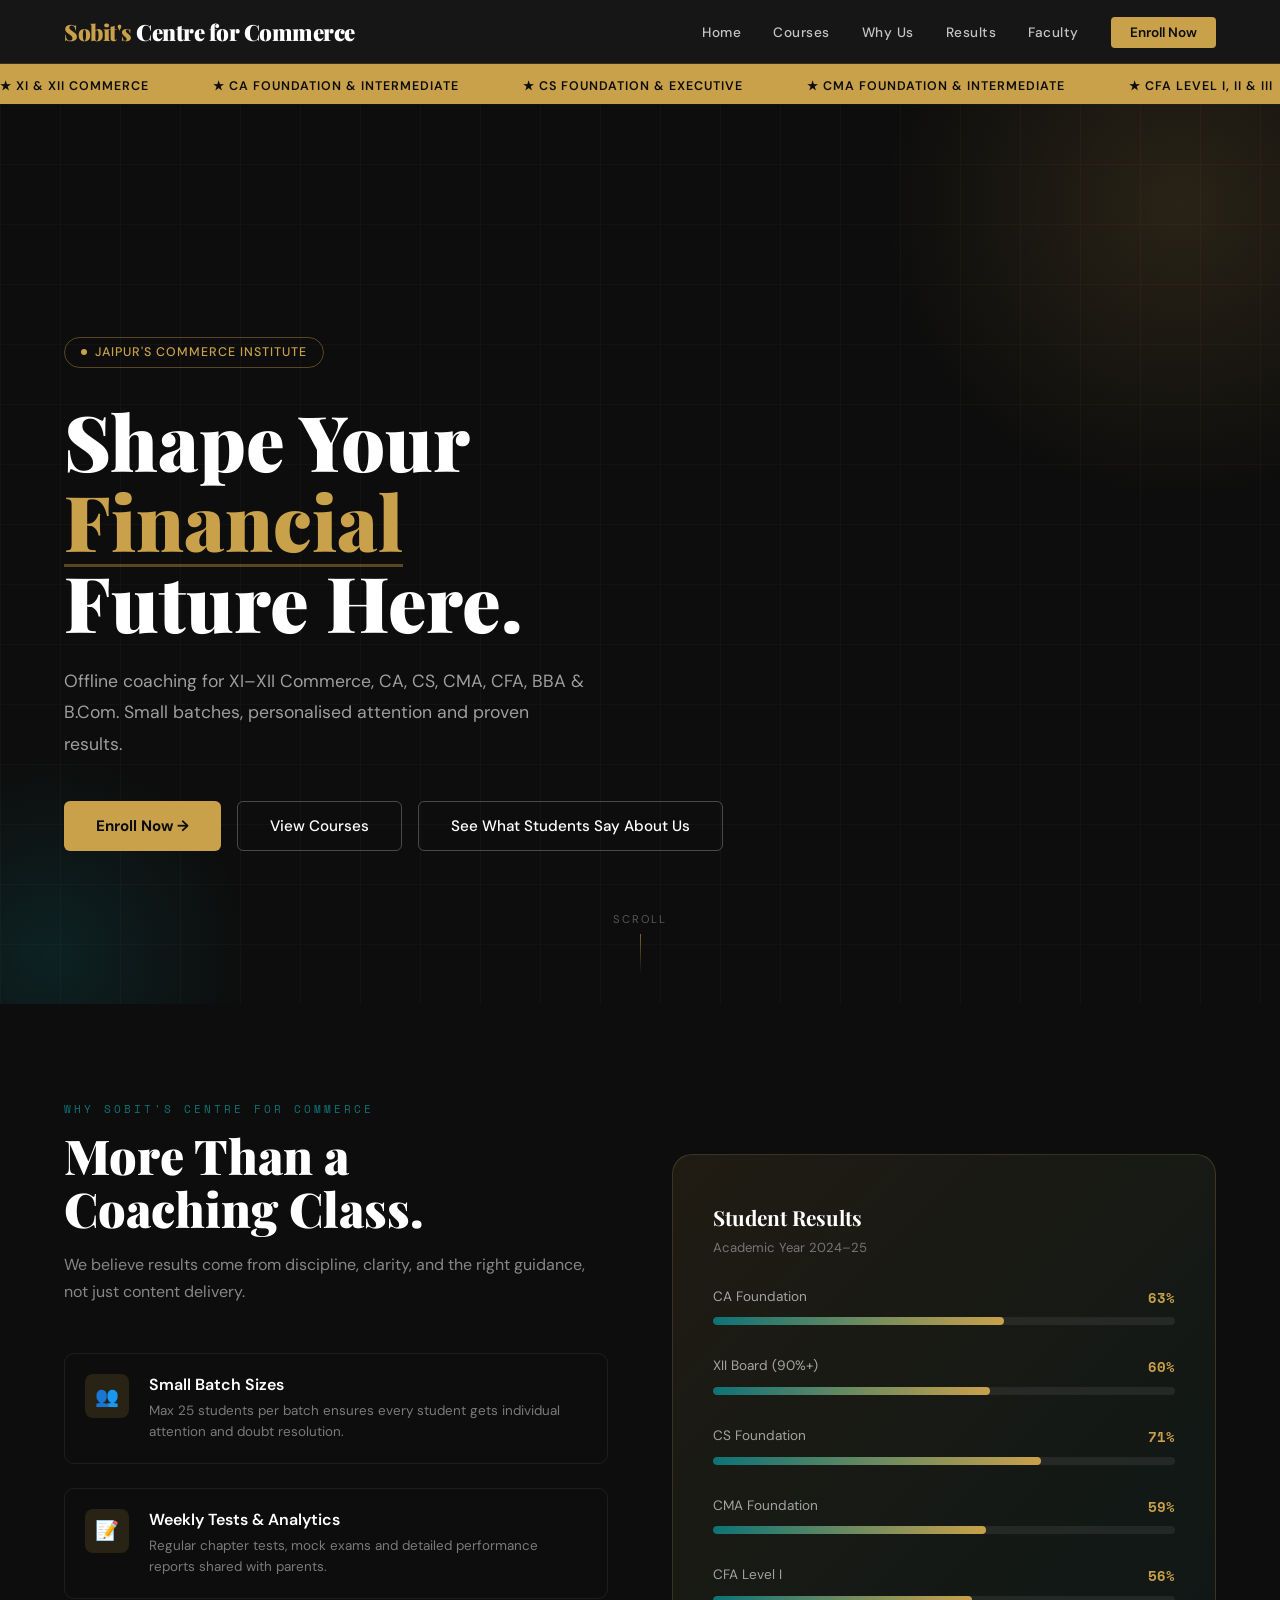
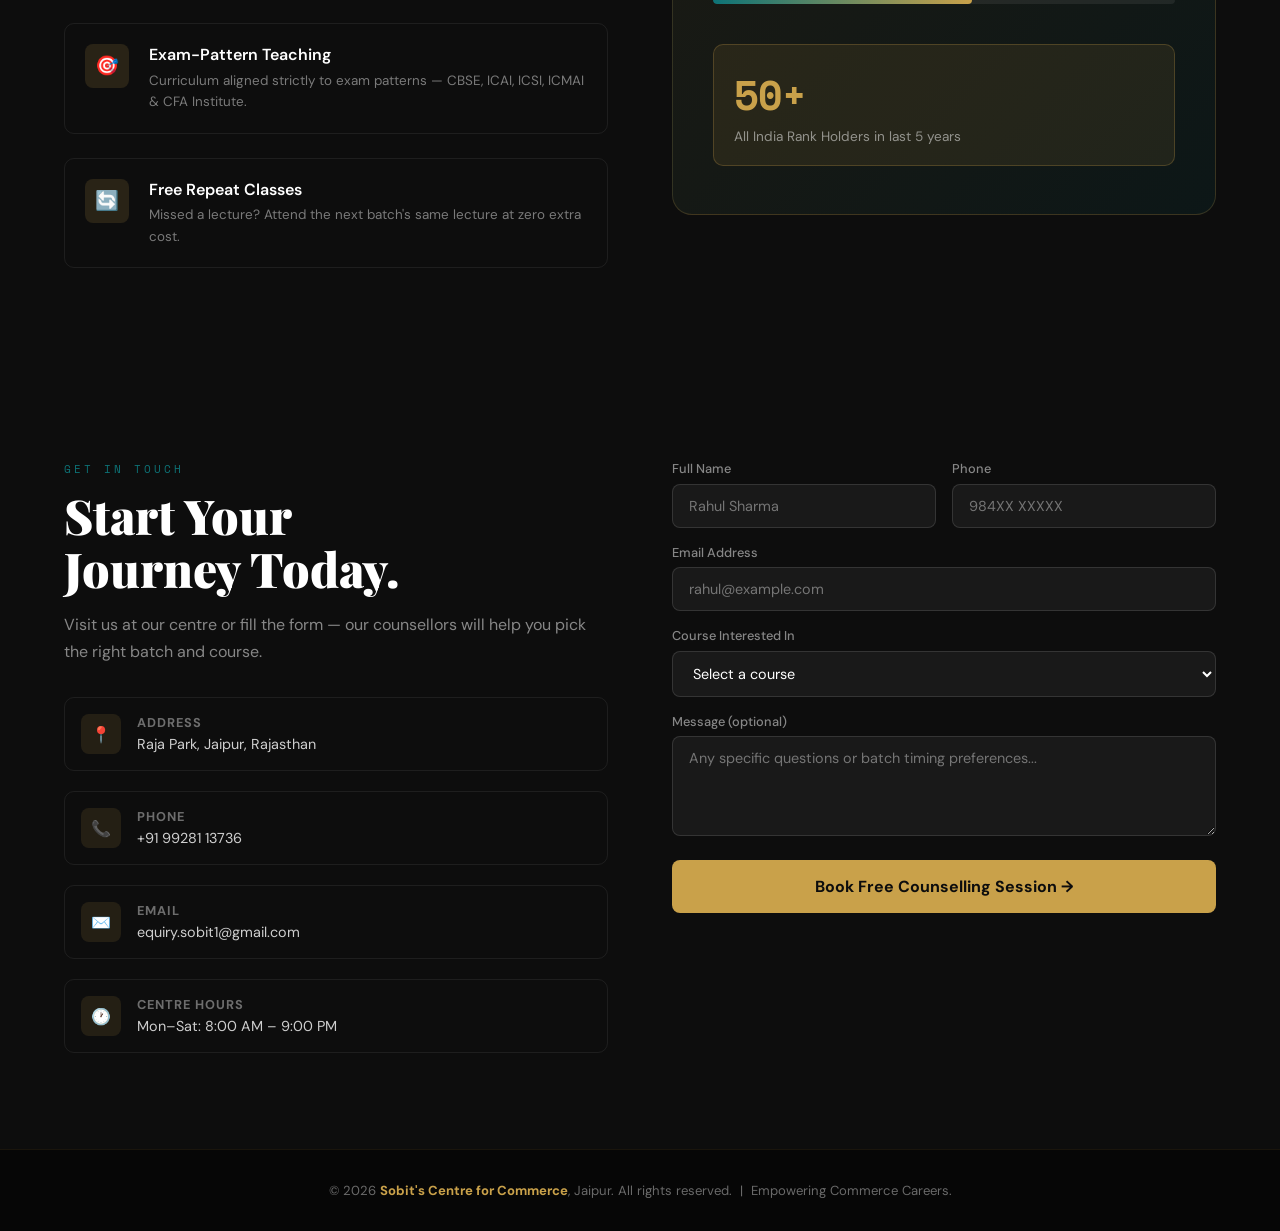
<file: index.html>
<!DOCTYPE html>
<html lang="en">
<head>
  <meta charset="UTF-8" />
  <meta name="viewport" content="width=device-width, initial-scale=1.0" />
  <title>Sobit's Centre for Commerce</title>
  <link rel="stylesheet" href="style.css" />
  <link
    href="https://fonts.googleapis.com/css2?family=Playfair+Display:wght@400;700;900&family=DM+Sans:wght@300;400;500;600&family=Space+Mono:wght@400;700&display=swap"
    rel="stylesheet"
  />
</head>
<body>

  <!-- ─── NAVBAR ─── -->
  <nav id="navbar">
    <div class="nav-logo">Sobit's <span>Centre for Commerce</span></div>
    <ul class="nav-links" id="navLinks">
      <li><a href="index.html">Home</a></li>
      <li><a href="courses.html">Courses</a></li>
      <li><a href="#why">Why Us</a></li>
      <li><a href="testimonials.html">Results</a></li>
      <li><a href="faculty.html">Faculty</a></li>
      <li><a href="#contact" class="nav-cta">Enroll Now</a></li>
    </ul>
    <div class="hamburger" id="hamburger">
      <span></span><span></span><span></span>
    </div>
  </nav>

  <!-- ─── TICKER ─── -->
  <div class="ticker">
    <div class="ticker-track">
      <span class="ticker-item">XI &amp; XII Commerce</span>
      <span class="ticker-item">CA Foundation &amp; Intermediate</span>
      <span class="ticker-item">CS Foundation &amp; Executive</span>
      <span class="ticker-item">CMA Foundation &amp; Intermediate</span>
      <span class="ticker-item">CFA Level I, II &amp; III</span>
      <span class="ticker-item">BBA &amp; B.Com</span>
      <span class="ticker-item">Admissions Open 2026–27</span>
      <span class="ticker-item">XI &amp; XII Commerce</span>
      <span class="ticker-item">CA Foundation &amp; Intermediate</span>
      <span class="ticker-item">CS Foundation &amp; Executive</span>
      <span class="ticker-item">CMA Foundation &amp; Intermediate</span>
      <span class="ticker-item">CFA Level I, II &amp; III</span>
      <span class="ticker-item">BBA &amp; B.Com</span>
      <span class="ticker-item">Admissions Open 2026–27</span>
    </div>
  </div>

  <!-- ─── HERO ─── -->
  <section class="hero">
    <div class="hero-grid"></div>
    <div class="hero-glow"></div>
    <div class="hero-glow2"></div>
    <div class="hero-content">
      <div class="hero-badge">Jaipur's Commerce Institute</div>
      <h1>Shape Your<br /><em>Financial</em><br />Future Here.</h1>
      <p>
        Offline coaching for XI–XII Commerce, CA, CS, CMA, CFA, BBA &amp;
        B.Com. Small batches, personalised attention and proven results.
      </p>
      <div class="hero-actions">
        <a href="#contact" class="btn-primary">Enroll Now →</a>
        <a href="courses.html" class="btn-outline">View Courses</a>
        <a href="testimonials.html" class="btn-outline">See What Students Say About Us</a>

      </div>
    </div>
    
    <div class="hero-scroll">Scroll</div>
  </section>


  <!-- ─── WHY US ─── -->
  <section id="why">
    <div class="why-left">
      <div class="section-tag">Why Sobit's Centre for Commerce</div>
      <h2 class="section-title">More Than a<br />Coaching Class.</h2>
      <p class="section-sub">
        We believe results come from discipline, clarity, and the right guidance,
        not just content delivery.
      </p>
      <div class="features-list">
        <div class="feature-item">
          <div class="feature-icon">👥</div>
          <div>
            <h4>Small Batch Sizes</h4>
            <p>Max 25 students per batch ensures every student gets individual attention and doubt resolution.</p>
          </div>
        </div>
        <div class="feature-item">
          <div class="feature-icon">📝</div>
          <div>
            <h4>Weekly Tests &amp; Analytics</h4>
            <p>Regular chapter tests, mock exams and detailed performance reports shared with parents.</p>
          </div>
        </div>
        <div class="feature-item">
          <div class="feature-icon">🎯</div>
          <div>
            <h4>Exam-Pattern Teaching</h4>
            <p>Curriculum aligned strictly to exam patterns — CBSE, ICAI, ICSI, ICMAI &amp; CFA Institute.</p>
          </div>
        </div>
        <div class="feature-item">
          <div class="feature-icon">🔄</div>
          <div>
            <h4>Free Repeat Classes</h4>
            <p>Missed a lecture? Attend the next batch's same lecture at zero extra cost.</p>
          </div>
        </div>
      </div>
    </div>
    <div class="why-visual">
      <h3>Student Results</h3>
      <p class="visual-sub">Academic Year 2024–25</p>
      <div class="result-bar">
        <div class="result-bar-label"><span>CA Foundation</span><strong>63%</strong></div>
        <div class="bar-track"><div class="bar-fill" data-width="63"></div></div>
      </div>
      <div class="result-bar">
        <div class="result-bar-label"><span>XII Board (90%+)</span><strong>60%</strong></div>
        <div class="bar-track"><div class="bar-fill" data-width="60"></div></div>
      </div>
      <div class="result-bar">
        <div class="result-bar-label"><span>CS Foundation</span><strong>71%</strong></div>
        <div class="bar-track"><div class="bar-fill" data-width="71"></div></div>
      </div>
      <div class="result-bar">
        <div class="result-bar-label"><span>CMA Foundation</span><strong>59%</strong></div>
        <div class="bar-track"><div class="bar-fill" data-width="59"></div></div>
      </div>
      <div class="result-bar">
        <div class="result-bar-label"><span>CFA Level I</span><strong>56%</strong></div>
        <div class="bar-track"><div class="bar-fill" data-width="56"></div></div>
      </div>
      <div class="rank-box">
        <div class="rank-num">50+</div>
        <div class="rank-label">All India Rank Holders in last 5 years</div>
      </div>
    </div>
  </section>


  <!-- ─── CONTACT ─── -->
  <section id="contact">
    <div class="contact-left">
      <div class="section-tag">Get In Touch</div>
      <h2 class="section-title">Start Your<br />Journey Today.</h2>
      <p class="section-sub">
        Visit us at our centre or fill the form — our counsellors will help you
        pick the right batch and course.
      </p>
      <div class="contact-info">
        <div class="contact-row">
          <div class="contact-icon">📍</div>
          <div>
            <h5>Address</h5>
            <p> Raja Park, Jaipur, Rajasthan</p>
          </div>
        </div>
        <div class="contact-row">
          <div class="contact-icon">📞</div>
          <div>
            <h5>Phone</h5>
            <p>+91 99281 13736</p>
          </div>
        </div>
        <div class="contact-row">
          <div class="contact-icon">✉️</div>
          <div>
            <h5>Email</h5>
            <p>equiry.sobit1@gmail.com</p>
          </div>
        </div>
        <div class="contact-row">
          <div class="contact-icon">🕐</div>
          <div>
            <h5>Centre Hours</h5>
            <p>Mon–Sat: 8:00 AM – 9:00 PM </p>
          </div>
        </div>
      </div>
    </div>
    <div class="contact-right">
      <div class="contact-form">
        <form action="https://formspree.io/f/xrerppvq" method="POST" class="contact-form">
        <div class="form-row">
          <div class="form-group">
            <label for="name">Full Name</label>
            <input type="text" id="fullname" name="Full_Name" placeholder="Rahul Sharma" />
          </div>
          <div class="form-group">
            <label for="phone">Phone</label>
            <input type="tel" id="phone" name="Phone" inputmode="numeric"required pattern="[0-9]{5} [0-9]{5}|[0-9]{10}" placeholder="984XX XXXXX" required/>
          </div>
        </div>
        <div class="form-group">
          <label for="email">Email Address</label>
          <input type="email" id="email" name="Email" required inputmode="email" pattern="[a-zA-Z0-9._%+-]+@gmail\.com$" 
   placeholder="rahul@example.com" required/>
        </div>
        <div class="form-group">
          <label for="course">Course Interested In</label>
          <select id="course" name="Course">
            <option value="">Select a course</option>
            <option>Class XI Commerce</option>
            <option>Class XII Commerce</option>
            <option>CA Foundation</option>
            <option>CA Intermediate</option>
            <option>CS Foundation</option>
            <option>CS Executive</option>
            <option>CMA Foundation</option>
            <option>CMA Intermediate</option>
            <option>CFA Level I</option>
            <option>CFA Level II</option>
            <option>CFA Level III</option>
            <option>BBA</option>
            <option>B.Com</option>
          </select>
        </div>
        <div class="form-group">
          <label for="message">Message (optional)</label>
          <textarea id="message" name="Message" placeholder="Any specific questions or batch timing preferences..."></textarea>
        </div>
        <button class="form-submit" id="submitBtn" type="submit">Book Free Counselling Session →</button>
        </form>
      </div>
    </div>
  </section>

  <!-- ─── FOOTER ─── -->
  <footer>
    <p>© 2026 <strong>Sobit's Centre for Commerce</strong>, Jaipur. All rights reserved. &nbsp;|&nbsp; Empowering Commerce Careers.</p>
  </footer>

  <script src="script.js"></script>
</body>
</html>
</file>
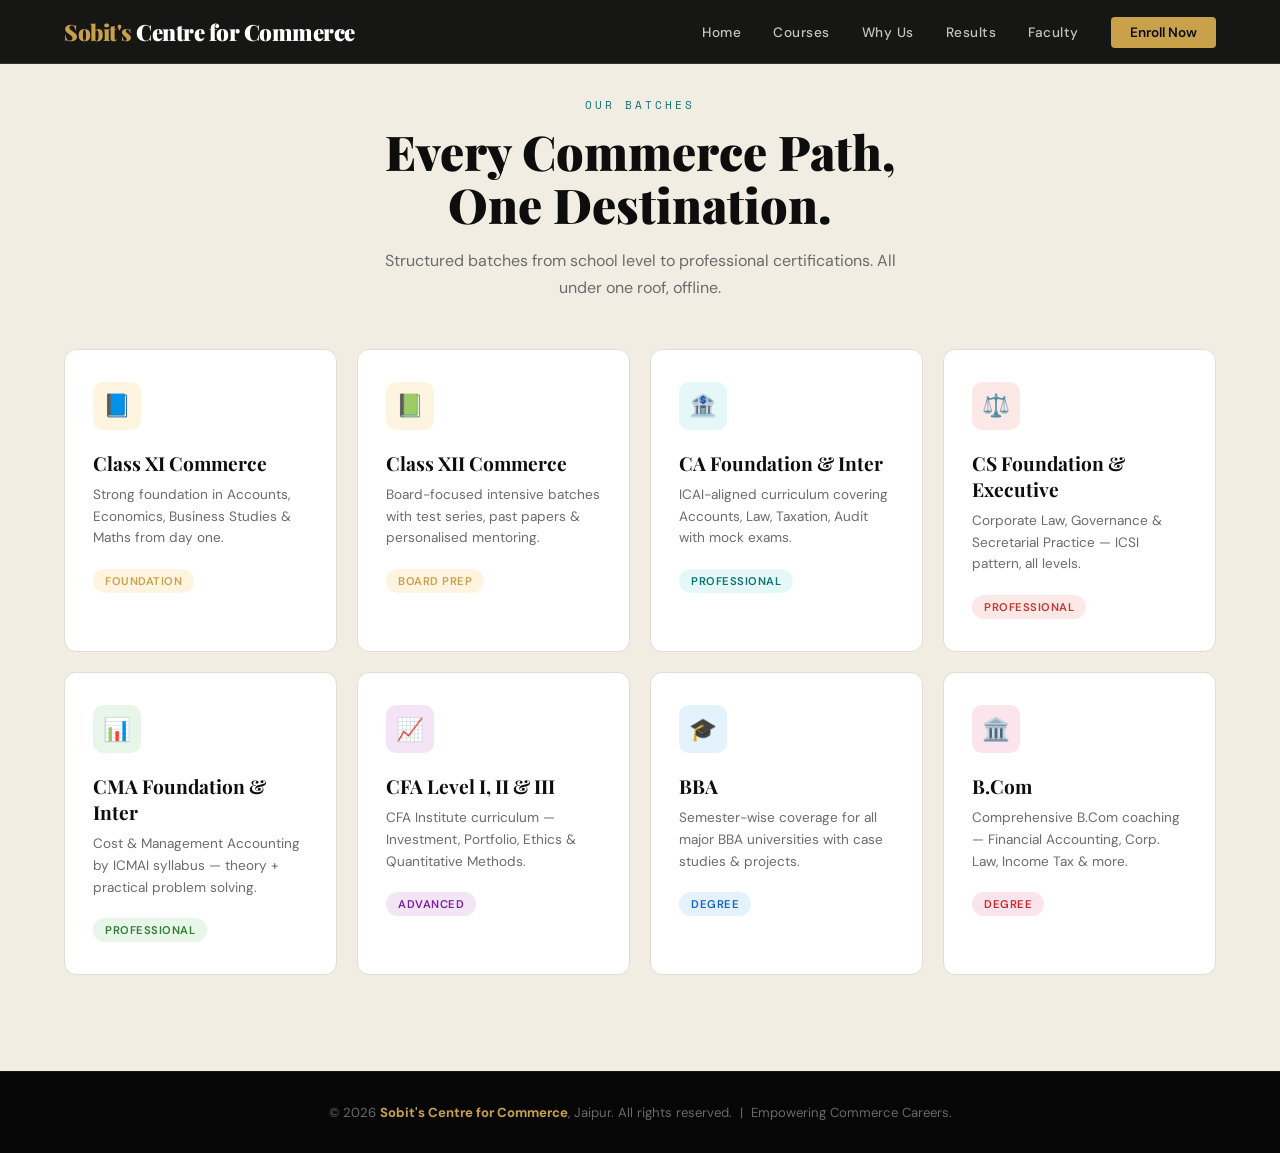
<file: courses.html>
<!DOCTYPE html>
<html lang="en">
<head>
  <meta charset="UTF-8" />
  <meta name="viewport" content="width=device-width, initial-scale=1.0" />
  <title>Sobit's Centre for Commerce</title>
  <link rel="stylesheet" href="style.css" />
  <link
    href="https://fonts.googleapis.com/css2?family=Playfair+Display:wght@400;700;900&family=DM+Sans:wght@300;400;500;600&family=Space+Mono:wght@400;700&display=swap"
    rel="stylesheet"
  />
</head>
<body>
     <!-- ─── NAVBAR ─── -->
  <nav id="navbar">
    <div class="nav-logo">Sobit's <span>Centre for Commerce</span></div>
    <ul class="nav-links" id="navLinks">
      <li><a href="index.html">Home</a></li>
      <li><a href="courses.html">Courses</a></li>
      <li><a href="index.html#why">Why Us</a></li>
      <li><a href="testimonials.html">Results</a></li>
      <li><a href="faculty.html">Faculty</a></li>
      <li><a href="index.html#contact" class="nav-cta">Enroll Now</a></li>
    </ul>
    <div class="hamburger" id="hamburger">
      <span></span><span></span><span></span>
    </div>
  </nav>

     <!-- ─── COURSES ─── -->
  <section id="courses">
    <div class="courses-header">
      <div class="section-tag">Our BATCHES</div>
      <h2 class="section-title">Every Commerce Path,<br />One Destination.</h2>
      <p class="section-sub">
        Structured batches from school level to professional certifications.
        All under one roof, offline.
      </p>
    </div>
    <div class="courses-grid">
      <div class="course-card">
        <div class="course-icon" style="background:#fff4e0">📘</div>
        <h3>Class XI Commerce</h3>
        <p>Strong foundation in Accounts, Economics, Business Studies &amp; Maths from day one.</p>
        <span class="course-tag" style="background:#fff4e0;color:#c9a14a">Foundation</span>
      </div>
      <div class="course-card">
        <div class="course-icon" style="background:#fff4e0">📗</div>
        <h3>Class XII Commerce</h3>
        <p>Board-focused intensive batches with test series, past papers &amp; personalised mentoring.</p>
        <span class="course-tag" style="background:#fff4e0;color:#c9a14a">Board Prep</span>
      </div>
      <div class="course-card">
        <div class="course-icon" style="background:#e6f7f7">🏦</div>
        <h3>CA Foundation &amp; Inter</h3>
        <p>ICAI-aligned curriculum covering Accounts, Law, Taxation, Audit with mock exams.</p>
        <span class="course-tag" style="background:#e6f7f7;color:#0d7377">Professional</span>
      </div>
      <div class="course-card">
        <div class="course-icon" style="background:#fde8e8">⚖️</div>
        <h3>CS Foundation &amp; Executive</h3>
        <p>Corporate Law, Governance &amp; Secretarial Practice — ICSI pattern, all levels.</p>
        <span class="course-tag" style="background:#fde8e8;color:#c0392b">Professional</span>
      </div>
      <div class="course-card">
        <div class="course-icon" style="background:#e8f5e9">📊</div>
        <h3>CMA Foundation &amp; Inter</h3>
        <p>Cost &amp; Management Accounting by ICMAI syllabus — theory + practical problem solving.</p>
        <span class="course-tag" style="background:#e8f5e9;color:#2e7d32">Professional</span>
      </div>
      <div class="course-card">
        <div class="course-icon" style="background:#f3e5f5">📈</div>
        <h3>CFA Level I, II &amp; III</h3>
        <p>CFA Institute curriculum — Investment, Portfolio, Ethics &amp; Quantitative Methods.</p>
        <span class="course-tag" style="background:#f3e5f5;color:#7b1fa2">Advanced</span>
      </div>
      <div class="course-card">
        <div class="course-icon" style="background:#e3f2fd">🎓</div>
        <h3>BBA</h3>
        <p>Semester-wise coverage for all major BBA universities with case studies &amp; projects.</p>
        <span class="course-tag" style="background:#e3f2fd;color:#1565c0">Degree</span>
      </div>
      <div class="course-card">
        <div class="course-icon" style="background:#fce4ec">🏛️</div>
        <h3>B.Com</h3>
        <p>Comprehensive B.Com coaching — Financial Accounting, Corp. Law, Income Tax &amp; more.</p>
        <span class="course-tag" style="background:#fce4ec;color:#c62828">Degree</span>
      </div>
    </div>
  </section>

  <!-- ─── FOOTER ─── -->
  <footer>
    <p>© 2026 <strong>Sobit's Centre for Commerce</strong>, Jaipur. All rights reserved. &nbsp;|&nbsp; Empowering Commerce Careers.</p>
  </footer>

  <script src="script.js"></script>
</body>
</html>
</file>
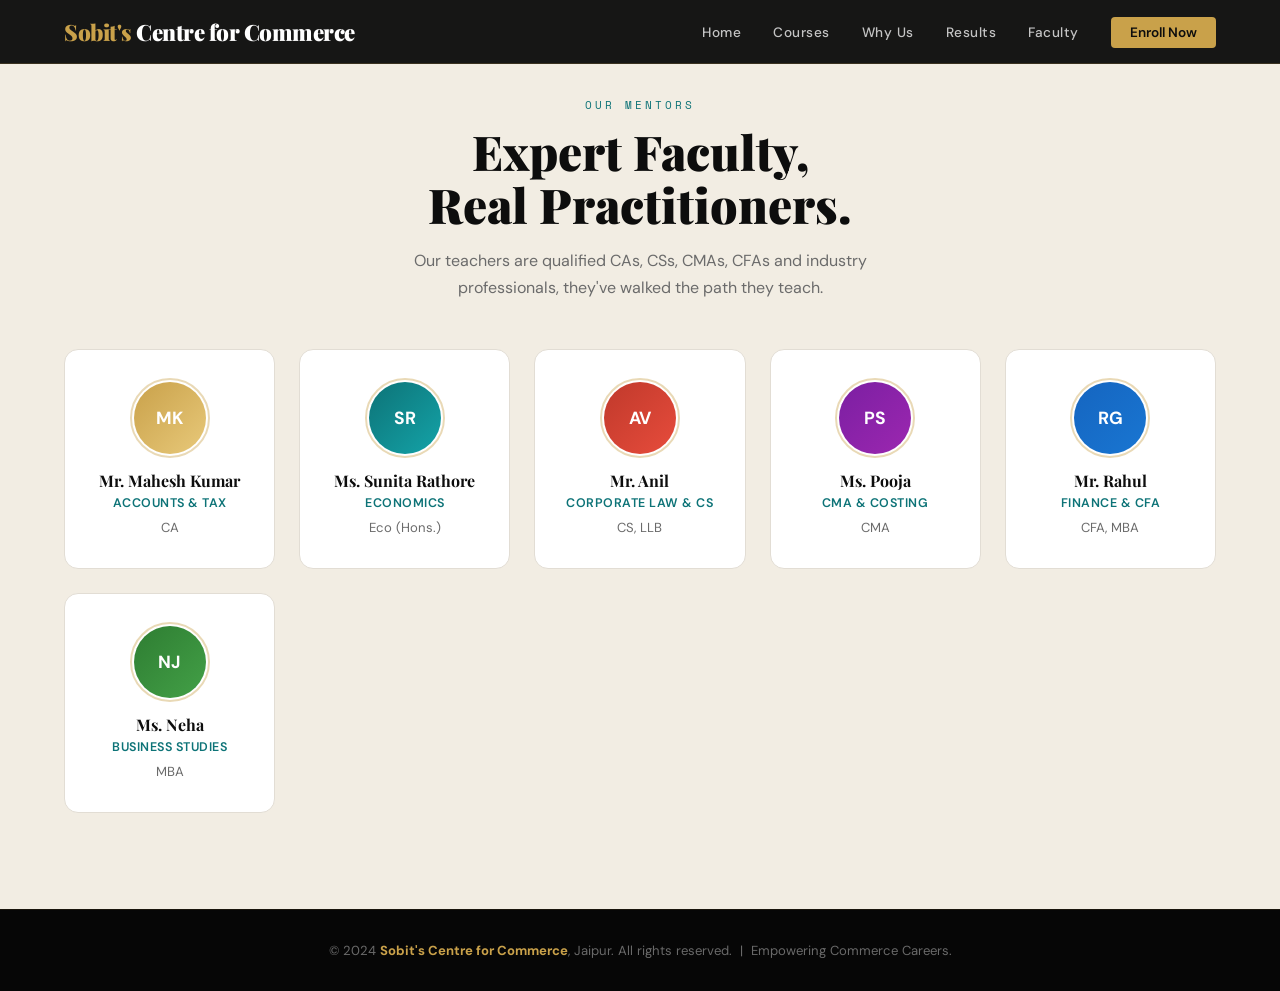
<file: faculty.html>
<!DOCTYPE html>
<html lang="en">
<head>
  <meta charset="UTF-8" />
  <meta name="viewport" content="width=device-width, initial-scale=1.0" />
  <title>Sobit's Centre for Commerce</title>
  <link rel="stylesheet" href="style.css" />
  <link
    href="https://fonts.googleapis.com/css2?family=Playfair+Display:wght@400;700;900&family=DM+Sans:wght@300;400;500;600&family=Space+Mono:wght@400;700&display=swap"
    rel="stylesheet"
  />
</head>
<body>
     <!-- ─── NAVBAR ─── -->
  <nav id="navbar">
    <div class="nav-logo">Sobit's <span>Centre for Commerce</span></div>
    <ul class="nav-links" id="navLinks">
      <li><a href="index.html">Home</a></li>
      <li><a href="courses.html">Courses</a></li>
      <li><a href="index.html#why">Why Us</a></li>
      <li><a href="testimonials.html">Results</a></li>
      <li><a href="faculty.html">Faculty</a></li>
      <li><a href="index.html#contact" class="nav-cta">Enroll Now</a></li>
    </ul>
    <div class="hamburger" id="hamburger">
      <span></span><span></span><span></span>
    </div>
  </nav>

   <!-- ─── FACULTY ─── -->
  <section id="faculty">
    <div class="faculty-header">
      <div class="section-tag">Our Mentors</div>
      <h2 class="section-title">Expert Faculty,<br />Real Practitioners.</h2>
      <p class="section-sub">
        Our teachers are qualified CAs, CSs, CMAs, CFAs and industry professionals, 
        they've walked the path they teach.
      </p>
    </div>
    <div class="faculty-grid">
      <div class="faculty-card">
        <div class="faculty-avatar" style="background:linear-gradient(135deg,#c9a14a,#e8c97a)">MK</div>
        <h4>Mr. Mahesh Kumar</h4>
        <div class="subject">Accounts &amp; Tax</div>
        <div class="exp">CA</div>
      </div>
      <div class="faculty-card">
        <div class="faculty-avatar" style="background:linear-gradient(135deg,#0d7377,#14a3a8)">SR</div>
        <h4>Ms. Sunita Rathore</h4>
        <div class="subject">Economics</div>
         <div class="exp">Eco (Hons.)</div>
    
      </div>
      <div class="faculty-card">
        <div class="faculty-avatar" style="background:linear-gradient(135deg,#c0392b,#e74c3c)">AV</div>
        <h4>Mr. Anil</h4>
        <div class="subject">Corporate Law &amp; CS</div>
        <div class="exp">CS, LLB</div>
      </div>
      <div class="faculty-card">
        <div class="faculty-avatar" style="background:linear-gradient(135deg,#7b1fa2,#9c27b0)">PS</div>
        <h4>Ms. Pooja</h4>
        <div class="subject">CMA &amp; Costing</div>
        <div class="exp">CMA</div>
      </div>
      <div class="faculty-card">
        <div class="faculty-avatar" style="background:linear-gradient(135deg,#1565c0,#1976d2)">RG</div>
        <h4>Mr. Rahul</h4>
        <div class="subject">Finance &amp; CFA</div>
        <div class="exp">CFA, MBA</div>
      </div>
      <div class="faculty-card">
        <div class="faculty-avatar" style="background:linear-gradient(135deg,#2e7d32,#43a047)">NJ</div>
        <h4>Ms. Neha</h4>
        <div class="subject">Business Studies</div>
        <div class="exp">MBA</div>
      </div>
    </div>
  </section>

   <!-- ─── FOOTER ─── -->
  <footer>
    <p>© 2024 <strong>Sobit's Centre for Commerce</strong>, Jaipur. All rights reserved. &nbsp;|&nbsp; Empowering Commerce Careers.</p>
  </footer>

  <script src="script.js"></script>
</body>
</html>
</file>
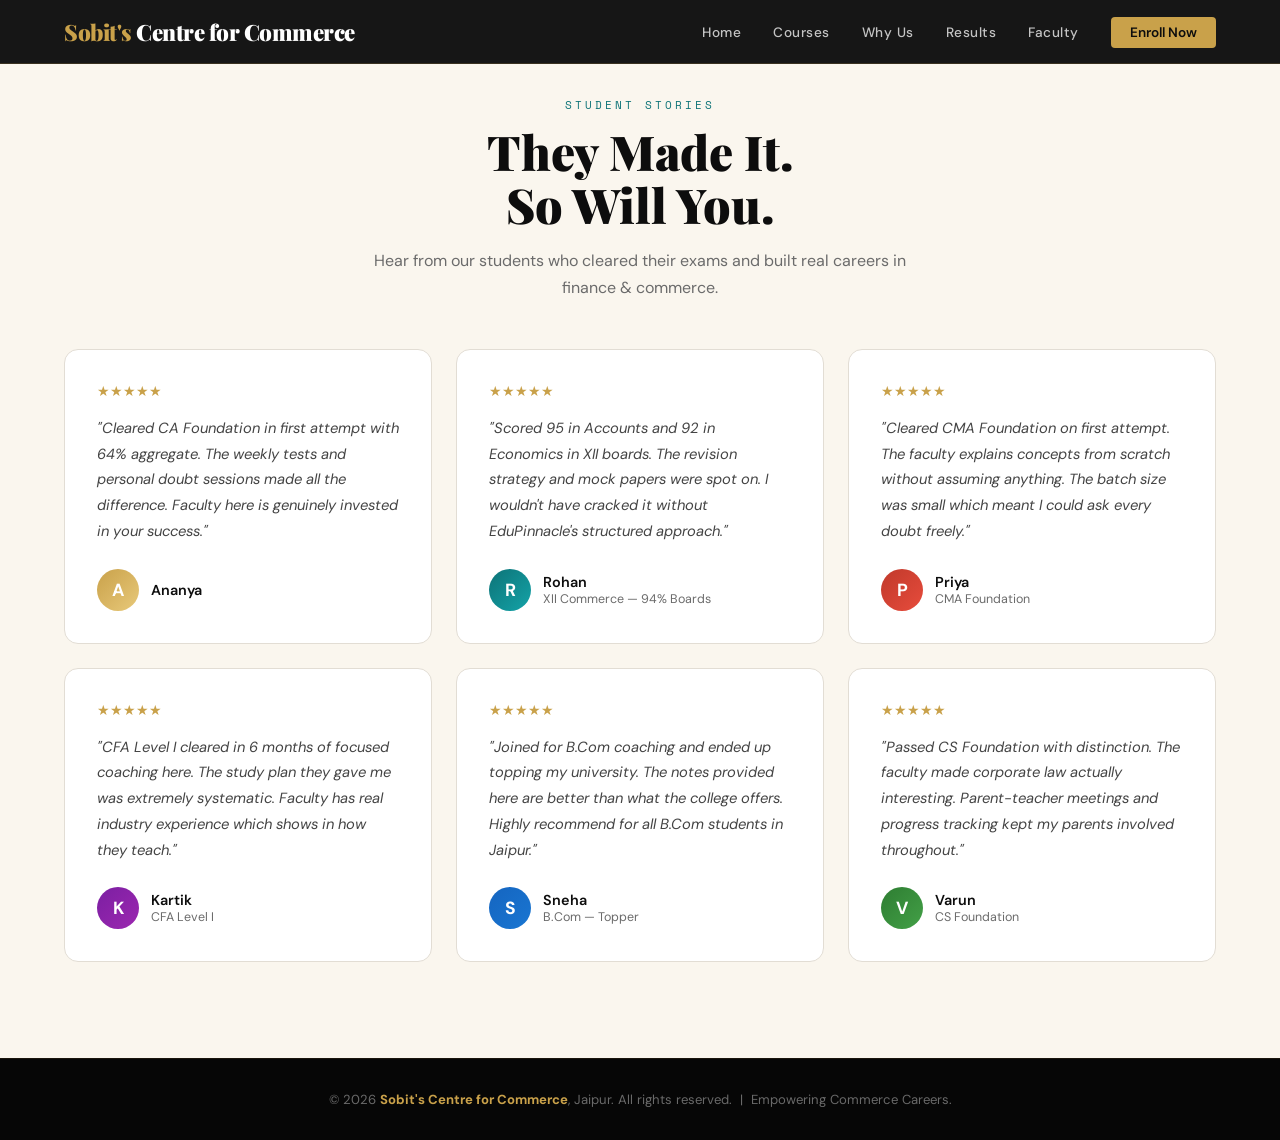
<file: testimonials.html>
<!DOCTYPE html>
<html lang="en">
<head>
  <meta charset="UTF-8" />
  <meta name="viewport" content="width=device-width, initial-scale=1.0" />
  <title>Sobit's Centre for Commerce</title>
  <link rel="stylesheet" href="style.css" />
  <link
    href="https://fonts.googleapis.com/css2?family=Playfair+Display:wght@400;700;900&family=DM+Sans:wght@300;400;500;600&family=Space+Mono:wght@400;700&display=swap"
    rel="stylesheet"
  />
</head>
<body>
     <!-- ─── NAVBAR ─── -->
  <nav id="navbar">
    <div class="nav-logo">Sobit's <span>Centre for Commerce</span></div>
    <ul class="nav-links" id="navLinks">
      <li><a href="index.html">Home</a></li>
      <li><a href="courses.html">Courses</a></li>
      <li><a href="#why">Why Us</a></li>
      <li><a href="testimonials.html">Results</a></li>
      <li><a href="faculty.html">Faculty</a></li>
      <li><a href="index.html#contact" class="nav-cta">Enroll Now</a></li>
    </ul>
    <div class="hamburger" id="hamburger">
      <span></span><span></span><span></span>
    </div>
  </nav>

   <!-- ─── TESTIMONIALS ─── -->
  <section id="testimonials">
    <div class="testimonials-header">
      <div class="section-tag">Student Stories</div>
      <h2 class="section-title">They Made It.<br />So Will You.</h2>
      <p class="section-sub">
        Hear from our students who cleared their exams and built real careers in
        finance &amp; commerce.
      </p>
    </div>
    <div class="testimonials-grid">
      <div class="testi-card">
        <div class="testi-stars">★★★★★</div>
        <p>"Cleared CA Foundation in first attempt with 64% aggregate. The weekly tests and personal doubt sessions made all the difference. Faculty here is genuinely invested in your success."</p>
        <div class="testi-author">
          <div class="testi-avatar" style="background:linear-gradient(135deg,#c9a14a,#e8c97a)">A</div>
          <div>
            <div class="testi-name">Ananya</div>
          </div>
        </div>
      </div>
      <div class="testi-card">
        <div class="testi-stars">★★★★★</div>
        <p>"Scored 95 in Accounts and 92 in Economics in XII boards. The revision strategy and mock papers were spot on. I wouldn't have cracked it without EduPinnacle's structured approach."</p>
        <div class="testi-author">
          <div class="testi-avatar" style="background:linear-gradient(135deg,#0d7377,#14a3a8)">R</div>
          <div>
            <div class="testi-name">Rohan</div>
            <div class="testi-course">XII Commerce — 94% Boards</div>
          </div>
        </div>
      </div>
      <div class="testi-card">
        <div class="testi-stars">★★★★★</div>
        <p>"Cleared CMA Foundation on first attempt. The faculty explains concepts from scratch without assuming anything. The batch size was small which meant I could ask every doubt freely."</p>
        <div class="testi-author">
          <div class="testi-avatar" style="background:linear-gradient(135deg,#c0392b,#e74c3c)">P</div>
          <div>
            <div class="testi-name">Priya</div>
            <div class="testi-course">CMA Foundation</div>
          </div>
        </div>
      </div>
      <div class="testi-card">
        <div class="testi-stars">★★★★★</div>
        <p>"CFA Level I cleared in 6 months of focused coaching here. The study plan they gave me was extremely systematic. Faculty has real industry experience which shows in how they teach."</p>
        <div class="testi-author">
          <div class="testi-avatar" style="background:linear-gradient(135deg,#7b1fa2,#9c27b0)">K</div>
          <div>
            <div class="testi-name">Kartik</div>
            <div class="testi-course">CFA Level I</div>
          </div>
        </div>
      </div>
      <div class="testi-card">
        <div class="testi-stars">★★★★★</div>
        <p>"Joined for B.Com coaching and ended up topping my university. The notes provided here are better than what the college offers. Highly recommend for all B.Com students in Jaipur."</p>
        <div class="testi-author">
          <div class="testi-avatar" style="background:linear-gradient(135deg,#1565c0,#1976d2)">S</div>
          <div>
            <div class="testi-name">Sneha</div>
            <div class="testi-course">B.Com — Topper</div>
          </div>
        </div>
      </div>
      <div class="testi-card">
        <div class="testi-stars">★★★★★</div>
        <p>"Passed CS Foundation with distinction. The faculty made corporate law actually interesting. Parent-teacher meetings and progress tracking kept my parents involved throughout."</p>
        <div class="testi-author">
          <div class="testi-avatar" style="background:linear-gradient(135deg,#2e7d32,#43a047)">V</div>
          <div>
            <div class="testi-name">Varun</div>
            <div class="testi-course">CS Foundation</div>
          </div>
        </div>
      </div>
    </div>
  </section>

   <!-- ─── FOOTER ─── -->
  <footer>
    <p>© 2026 <strong>Sobit's Centre for Commerce</strong>, Jaipur. All rights reserved. &nbsp;|&nbsp; Empowering Commerce Careers.</p>
  </footer>

  <script src="script.js"></script>
</body>
</html>
</file>
<file: style.css>
*, *::before, *::after {
  margin: 0;
  padding: 0;
  box-sizing: border-box;
}

:root {
  --ink:         #0d0d0d;
  --cream:       #faf6ee;
  --gold:        #c9a14a;
  --gold-light:  #e8c97a;
  --rust:        #c0392b;
  --teal:        #0d7377;
  --teal-light:  #14a3a8;
  --card-bg:     #ffffff;
  --muted:       #6b6b6b;
  --border:      #e2ddd4;
  --section-alt: #f2ede3;
}

html {
  scroll-behavior: smooth;
}

body {
  font-family: 'DM Sans', sans-serif;
  background: var(--cream);
  color: var(--ink);
  overflow-x: hidden;
}

/* ─── NAVBAR ─── */
nav {
  position: fixed;
  top: 0; left: 0; right: 0;
  z-index: 1000;
  background: rgba(13, 13, 13, 0.96);
  backdrop-filter: blur(12px);
  border-bottom: 1px solid rgba(201, 161, 74, 0.2);
  display: flex;
  align-items: center;
  justify-content: space-between;
  padding: 0 5vw;
  height: 64px;
}

.nav-logo {
  font-family: 'Playfair Display', serif;
  font-size: 1.4rem;
  font-weight: 900;
  color: var(--gold);
  letter-spacing: -0.5px;
}

.nav-logo span {
  color: #fff;
}

.nav-links {
  display: flex;
  gap: 2rem;
  list-style: none;
}

.nav-links a {
  color: rgba(255, 255, 255, 0.75);
  text-decoration: none;
  font-size: 0.85rem;
  font-weight: 500;
  letter-spacing: 0.5px;
  transition: color 0.2s;
}

.nav-links a:hover {
  color: var(--gold);
}

.nav-cta {
  background: var(--gold) !important;
  color: var(--ink) !important;
  padding: 0.45rem 1.2rem;
  border-radius: 4px;
  font-weight: 600 !important;
  letter-spacing: 0px !important;
  transition: background 0.2s !important;
}

.nav-cta:hover {
  background: var(--gold-light) !important;
}

.hamburger {
  display: none;
  flex-direction: column;
  gap: 5px;
  cursor: pointer;
  background: none;
  border: none;
}

.hamburger span {
  display: block;
  width: 24px;
  height: 2px;
  background: var(--gold);
  transition: 0.3s;
}

/* ─── TICKER ─── */
.ticker {
  background: var(--gold);
  padding: 0.6rem 0;
  overflow: hidden;
  white-space: nowrap;
  margin-top: 64px;
}

.ticker-track {
  display: inline-flex;
  gap: 4rem;
  animation: ticker-scroll 30s linear infinite;
}

.ticker-item {
  font-size: 0.78rem;
  font-weight: 600;
  color: var(--ink);
  text-transform: uppercase;
  letter-spacing: 1px;
}

.ticker-item::before {
  content: '★  ';
}

@keyframes ticker-scroll {
  from { transform: translateX(0); }
  to   { transform: translateX(-50%); }
}

/* ─── HERO ─── */
.hero {
  min-height: 100vh;
  background: var(--ink);
  display: flex;
  align-items: center;
  position: relative;
  overflow: hidden;
  padding: 80px 5vw 0;
}

.hero-grid {
  position: absolute;
  inset: 0;
  opacity: 0.04;
  background-image:
    linear-gradient(rgba(201, 161, 74, 1) 1px, transparent 1px),
    linear-gradient(90deg, rgba(201, 161, 74, 1) 1px, transparent 1px);
  background-size: 60px 60px;
}

.hero-glow {
  position: absolute;
  top: -200px; right: -200px;
  width: 600px; height: 600px;
  border-radius: 50%;
  background: radial-gradient(circle, rgba(201, 161, 74, 0.15) 0%, transparent 70%);
  animation: pulse-glow 4s ease-in-out infinite;
}

.hero-glow2 {
  position: absolute;
  bottom: -150px; left: -150px;
  width: 400px; height: 400px;
  border-radius: 50%;
  background: radial-gradient(circle, rgba(13, 115, 119, 0.2) 0%, transparent 70%);
  animation: pulse-glow 4s ease-in-out infinite reverse;
}

@keyframes pulse-glow {
  0%, 100% { transform: scale(1);   opacity: 1; }
  50%       { transform: scale(1.1); opacity: 0.7; }
}

.hero-content {
  position: relative;
  z-index: 2;
  max-width: 700px;
}

.hero-badge {
  display: inline-flex;
  align-items: center;
  gap: 0.5rem;
  border: 1px solid rgba(201, 161, 74, 0.4);
  border-radius: 100px;
  padding: 0.4rem 1rem;
  font-size: 0.78rem;
  font-weight: 500;
  color: var(--gold);
  letter-spacing: 1px;
  text-transform: uppercase;
  margin-bottom: 2rem;
  animation: fadeSlideUp 0.6s ease both;
}

.hero-badge::before {
  content: '';
  width: 6px; height: 6px;
  border-radius: 50%;
  background: var(--gold);
  animation: blink 1.5s ease-in-out infinite;
}

@keyframes blink {
  0%, 100% { opacity: 1; }
  50%       { opacity: 0.3; }
}

.hero h1 {
  font-family: 'Playfair Display', serif;
  font-size: clamp(2.8rem, 6vw, 5.5rem);
  font-weight: 900;
  color: #fff;
  line-height: 1.05;
  margin-bottom: 1.5rem;
  animation: fadeSlideUp 0.7s 0.1s ease both;
}

.hero h1 em {
  font-style: normal;
  color: var(--gold);
  position: relative;
}

.hero h1 em::after {
  content: '';
  position: absolute;
  bottom: 4px; left: 0; right: 0;
  height: 3px;
  background: var(--gold);
  opacity: 0.4;
}

.hero p {
  font-size: 1.1rem;
  color: rgba(255, 255, 255, 0.6);
  line-height: 1.8;
  max-width: 520px;
  margin-bottom: 2.5rem;
  animation: fadeSlideUp 0.7s 0.2s ease both;
}

.hero-actions {
  display: flex;
  gap: 1rem;
  flex-wrap: wrap;
  animation: fadeSlideUp 0.7s 0.3s ease both;
}

.btn-primary {
  background: var(--gold);
  color: var(--ink);
  padding: 0.9rem 2rem;
  border: none;
  border-radius: 6px;
  font-size: 0.95rem;
  font-weight: 700;
  cursor: pointer;
  text-decoration: none;
  display: inline-flex;
  align-items: center;
  gap: 0.5rem;
  transition: transform 0.2s, box-shadow 0.2s;
}

.btn-primary:hover {
  transform: translateY(-2px);
  box-shadow: 0 8px 30px rgba(201, 161, 74, 0.4);
}

.btn-outline {
  background: transparent;
  color: #fff;
  padding: 0.9rem 2rem;
  border: 1px solid rgba(255, 255, 255, 0.25);
  border-radius: 6px;
  font-size: 0.95rem;
  font-weight: 500;
  cursor: pointer;
  text-decoration: none;
  transition: border-color 0.2s, background 0.2s;
}

.btn-outline:hover {
  border-color: var(--gold);
  background: rgba(201, 161, 74, 0.08);
}

.hero-stats {
  position: absolute;
  right: 5vw; bottom: 80px;
  display: flex;
  gap: 2.5rem;
  animation: fadeSlideUp 0.7s 0.4s ease both;
}

.stat-item {
  text-align: center;
}

.stat-num {
  font-family: 'Space Mono', monospace;
  font-size: 2rem;
  font-weight: 700;
  color: var(--gold);
  display: block;
}

.stat-label {
  font-size: 0.78rem;
  color: rgba(255, 255, 255, 0.45);
  text-transform: uppercase;
  letter-spacing: 1px;
}

.hero-scroll {
  position: absolute;
  bottom: 30px; left: 50%;
  transform: translateX(-50%);
  display: flex;
  flex-direction: column;
  align-items: center;
  gap: 8px;
  color: rgba(255, 255, 255, 0.3);
  font-size: 0.7rem;
  letter-spacing: 2px;
  text-transform: uppercase;
  animation: bounce 2s ease-in-out infinite;
}

.hero-scroll::after {
  content: '';
  width: 1px; height: 40px;
  background: linear-gradient(to bottom, rgba(201, 161, 74, 0.6), transparent);
}

@keyframes bounce {
  0%, 100% { transform: translateX(-50%) translateY(0); }
  50%       { transform: translateX(-50%) translateY(8px); }
}

@keyframes fadeSlideUp {
  from { opacity: 0; transform: translateY(24px); }
  to   { opacity: 1; transform: translateY(0); }
}

/* ─── SHARED SECTION STYLES ─── */
section {
  padding: 6rem 5vw;
}

.section-tag {
  font-family: 'Space Mono', monospace;
  font-size: 0.7rem;
  color: var(--teal);
  text-transform: uppercase;
  letter-spacing: 3px;
  margin-bottom: 0.75rem;
}

.section-title {
  font-family: 'Playfair Display', serif;
  font-size: clamp(1.8rem, 4vw, 3rem);
  font-weight: 900;
  line-height: 1.1;
  margin-bottom: 1rem;
}

.section-sub {
  font-size: 1rem;
  color: var(--muted);
  max-width: 540px;
  line-height: 1.7;
  margin-bottom: 3rem;
}

/* ─── COURSES ─── */
#courses {
  background: var(--section-alt);
}

.courses-header {
  text-align: center;
}

.courses-header .section-sub {
  margin: 0 auto 3rem;
}

.courses-grid {
  display: grid;
  grid-template-columns: repeat(auto-fit, minmax(240px, 1fr));
  gap: 1.25rem;
}

.course-card {
  background: var(--card-bg);
  border: 1px solid var(--border);
  border-radius: 12px;
  padding: 2rem 1.75rem;
  position: relative;
  overflow: hidden;
  transition: transform 0.3s, box-shadow 0.3s, border-color 0.3s;
  cursor: default;
}

.course-card::before {
  content: '';
  position: absolute;
  top: 0; left: 0; right: 0;
  height: 3px;
  background: var(--gold);
  transform: scaleX(0);
  transition: transform 0.3s;
}

.course-card:hover {
  transform: translateY(-6px);
  box-shadow: 0 20px 50px rgba(0, 0, 0, 0.1);
  border-color: var(--gold);
}

.course-card:hover::before {
  transform: scaleX(1);
}

.course-icon {
  width: 48px; height: 48px;
  border-radius: 10px;
  display: flex;
  align-items: center;
  justify-content: center;
  font-size: 1.4rem;
  margin-bottom: 1.25rem;
}

.course-card h3 {
  font-family: 'Playfair Display', serif;
  font-size: 1.2rem;
  font-weight: 700;
  margin-bottom: 0.5rem;
}

.course-card p {
  font-size: 0.85rem;
  color: var(--muted);
  line-height: 1.6;
  margin-bottom: 1.25rem;
}

.course-tag {
  display: inline-block;
  font-size: 0.7rem;
  font-weight: 600;
  padding: 0.3rem 0.75rem;
  border-radius: 100px;
  text-transform: uppercase;
  letter-spacing: 0.5px;
}

/* ─── WHY US ─── */
#why {
  display: grid;
  grid-template-columns: 1fr 1fr;
  gap: 5vw;
  align-items: center;
  background: var(--ink);
  color: #fff;
}

#why .section-title {
  color: #fff;
}

#why .section-sub {
  color: rgba(255, 255, 255, 0.5);
}

.features-list {
  display: flex;
  flex-direction: column;
  gap: 1.5rem;
}

.feature-item {
  display: flex;
  gap: 1.25rem;
  align-items: flex-start;
  padding: 1.25rem;
  border: 1px solid rgba(255, 255, 255, 0.07);
  border-radius: 10px;
  transition: background 0.3s, border-color 0.3s;
}

.feature-item:hover {
  background: rgba(201, 161, 74, 0.07);
  border-color: rgba(201, 161, 74, 0.3);
}

.feature-icon {
  width: 44px; height: 44px;
  border-radius: 8px;
  background: rgba(201, 161, 74, 0.15);
  display: flex;
  align-items: center;
  justify-content: center;
  font-size: 1.2rem;
  flex-shrink: 0;
}

.feature-item h4 {
  font-size: 1rem;
  font-weight: 600;
  margin-bottom: 0.3rem;
  color: #fff;
}

.feature-item p {
  font-size: 0.84rem;
  color: rgba(255, 255, 255, 0.45);
  line-height: 1.6;
}

.why-visual {
  background: linear-gradient(135deg, rgba(201, 161, 74, 0.1), rgba(13, 115, 119, 0.1));
  border: 1px solid rgba(201, 161, 74, 0.2);
  border-radius: 20px;
  padding: 3rem 2.5rem;
  display: flex;
  flex-direction: column;
  gap: 2rem;
}

.why-visual h3 {
  font-family: 'Playfair Display', serif;
  font-size: 1.3rem;
  color: #fff;
  margin-bottom: 0;
}

.visual-sub {
  font-size: 0.82rem;
  color: rgba(255, 255, 255, 0.4);
  margin-top: -1.5rem;
}

.result-bar-label {
  display: flex;
  justify-content: space-between;
  font-size: 0.85rem;
  color: rgba(255, 255, 255, 0.6);
  margin-bottom: 0.6rem;
}

.result-bar-label strong {
  color: var(--gold);
  font-family: 'Space Mono', monospace;
}

.bar-track {
  height: 8px;
  background: rgba(255, 255, 255, 0.07);
  border-radius: 100px;
  overflow: hidden;
}

.bar-fill {
  height: 100%;
  border-radius: 100px;
  background: linear-gradient(90deg, var(--teal), var(--gold));
  width: 0;
  transition: width 1.5s ease;
}

.rank-box {
  margin-top: 0.5rem;
  padding: 1.25rem;
  background: rgba(201, 161, 74, 0.1);
  border: 1px solid rgba(201, 161, 74, 0.25);
  border-radius: 10px;
}

.rank-num {
  font-size: 2.5rem;
  font-family: 'Space Mono', monospace;
  color: var(--gold);
  font-weight: 700;
}

.rank-label {
  font-size: 0.85rem;
  color: rgba(255, 255, 255, 0.5);
  margin-top: 0.25rem;
}

/* ─── TESTIMONIALS ─── */
#testimonials {
  background: var(--cream);
}

.testimonials-header {
  text-align: center;
}

.testimonials-header .section-sub {
  margin: 0 auto 3rem;
}

.testimonials-grid {
  display: grid;
  grid-template-columns: repeat(auto-fit, minmax(280px, 1fr));
  gap: 1.5rem;
}

.testi-card {
  background: #fff;
  border: 1px solid var(--border);
  border-radius: 14px;
  padding: 2rem;
  transition: transform 0.3s, box-shadow 0.3s;
}

.testi-card:hover {
  transform: translateY(-4px);
  box-shadow: 0 16px 40px rgba(0, 0, 0, 0.08);
}

.testi-stars {
  color: var(--gold);
  font-size: 0.9rem;
  margin-bottom: 1rem;
}

.testi-card p {
  font-size: 0.92rem;
  color: #444;
  line-height: 1.75;
  margin-bottom: 1.5rem;
  font-style: italic;
}

.testi-author {
  display: flex;
  align-items: center;
  gap: 0.75rem;
}

.testi-avatar {
  width: 42px; height: 42px;
  border-radius: 50%;
  display: flex;
  align-items: center;
  justify-content: center;
  font-size: 1.1rem;
  font-weight: 700;
  color: #fff;
  flex-shrink: 0;
}

.testi-name {
  font-weight: 600;
  font-size: 0.9rem;
}

.testi-course {
  font-size: 0.78rem;
  color: var(--muted);
}

/* ─── FACULTY ─── */
#faculty {
  background: var(--section-alt);
}

.faculty-header {
  text-align: center;
}

.faculty-header .section-sub {
  margin: 0 auto 3rem;
}

.faculty-grid {
  display: grid;
  grid-template-columns: repeat(auto-fit, minmax(200px, 1fr));
  gap: 1.5rem;
}

.faculty-card {
  background: #fff;
  border: 1px solid var(--border);
  border-radius: 14px;
  padding: 2rem 1.5rem;
  text-align: center;
  transition: transform 0.3s, box-shadow 0.3s;
}

.faculty-card:hover {
  transform: translateY(-5px);
  box-shadow: 0 16px 40px rgba(0, 0, 0, 0.1);
}

.faculty-avatar {
  width: 72px; height: 72px;
  border-radius: 50%;
  margin: 0 auto 1rem;
  display: flex;
  align-items: center;
  justify-content: center;
  font-size: 1.1rem;
  font-weight: 700;
  color: #fff;
  position: relative;
}

.faculty-avatar::after {
  content: '';
  position: absolute;
  inset: -4px;
  border-radius: 50%;
  border: 2px solid var(--gold);
  opacity: 0.4;
}

.faculty-card h4 {
  font-family: 'Playfair Display', serif;
  font-size: 1rem;
  font-weight: 700;
  margin-bottom: 0.25rem;
}

.faculty-card .subject {
  font-size: 0.78rem;
  color: var(--teal);
  font-weight: 600;
  text-transform: uppercase;
  letter-spacing: 0.5px;
  margin-bottom: 0.5rem;
}

.faculty-card .exp {
  font-size: 0.82rem;
  color: var(--muted);
}

/* ─── CONTACT ─── */
#contact {
  background: var(--ink);
  color: #fff;
  display: grid;
  grid-template-columns: 1fr 1fr;
  gap: 5vw;
  align-items: start;
}

#contact .section-title {
  color: #fff;
}

#contact .section-sub {
  color: rgba(255, 255, 255, 0.5);
  margin-bottom: 2rem;
}

.contact-info {
  display: flex;
  flex-direction: column;
  gap: 1.25rem;
}

.contact-row {
  display: flex;
  align-items: flex-start;
  gap: 1rem;
  padding: 1rem;
  border: 1px solid rgba(255, 255, 255, 0.07);
  border-radius: 10px;
}

.contact-icon {
  width: 40px; height: 40px;
  border-radius: 8px;
  background: rgba(201, 161, 74, 0.12);
  display: flex;
  align-items: center;
  justify-content: center;
  font-size: 1rem;
  flex-shrink: 0;
}

.contact-row h5 {
  font-size: 0.8rem;
  color: rgba(255, 255, 255, 0.4);
  text-transform: uppercase;
  letter-spacing: 1px;
  margin-bottom: 0.2rem;
}

.contact-row p {
  font-size: 0.9rem;
  color: rgba(255, 255, 255, 0.8);
}

/* ─── FORM ─── */
.contact-form {
  display: flex;
  flex-direction: column;
  gap: 1rem;
}

.form-row {
  display: grid;
  grid-template-columns: 1fr 1fr;
  gap: 1rem;
}

.form-group {
  display: flex;
  flex-direction: column;
  gap: 0.4rem;
}

.form-group label {
  font-size: 0.8rem;
  color: rgba(255, 255, 255, 0.5);
  font-weight: 500;
}

.form-group input,
.form-group select,
.form-group textarea {
  background: rgba(255, 255, 255, 0.05);
  border: 1px solid rgba(255, 255, 255, 0.12);
  border-radius: 8px;
  padding: 0.75rem 1rem;
  color: #fff;
  font-family: 'DM Sans', sans-serif;
  font-size: 0.9rem;
  outline: none;
  transition: border-color 0.2s, background 0.2s;
}

.form-group input:focus,
.form-group select:focus,
.form-group textarea:focus {
  border-color: var(--gold);
  background: rgba(201, 161, 74, 0.05);
}

.form-group select option {
  background: #1a1a1a;
  color: #fff;
}

.form-group textarea {
  resize: vertical;
  min-height: 100px;
}

.form-submit {
  background: var(--gold);
  color: var(--ink);
  border: none;
  border-radius: 8px;
  padding: 1rem;
  font-size: 1rem;
  font-weight: 700;
  cursor: pointer;
  font-family: 'DM Sans', sans-serif;
  transition: transform 0.2s, box-shadow 0.2s;
  margin-top: 0.5rem;
}

.form-submit:hover {
  transform: translateY(-2px);
  box-shadow: 0 8px 30px rgba(201, 161, 74, 0.35);
}

.form-submit:disabled {
  cursor: default;
  transform: none;
  box-shadow: none;
  opacity: 1;
}

/* ─── FOOTER ─── */
footer {
  background: #060606;
  color: rgba(255, 255, 255, 0.4);
  text-align: center;
  padding: 2rem 5vw;
  font-size: 0.82rem;
  border-top: 1px solid rgba(201, 161, 74, 0.1);
}

footer strong {
  color: var(--gold);
}

/* ─── SCROLL REVEAL (initial state set by JS) ─── */
.reveal {
  opacity: 0;
  transform: translateY(20px);
  transition: opacity 0.5s ease, transform 0.5s ease;
}

.reveal.visible {
  opacity: 1;
  transform: translateY(0);
}

/* ─── RESPONSIVE ─── */
@media (max-width: 900px) {
  #why,
  #contact {
    grid-template-columns: 1fr;
  }
}

@media (max-width: 768px) {
  .nav-links {
    display: none;
  }

  .nav-links.open {
    display: flex;
    flex-direction: column;
    position: fixed;
    top: 64px; left: 0; right: 0;
    background: rgba(13, 13, 13, 0.98);
    padding: 2rem;
    gap: 1.25rem;
    z-index: 999;
  }

  .hamburger {
    display: flex;
  }

  .hero {
    padding: 100px 5vw 6rem;
  }

  .hero-stats {
    position: static;
    margin-top: 3rem;
    justify-content: flex-start;
    flex-wrap: wrap;
    gap: 2rem;
  }

  .hero h1 {
    font-size: 2.6rem;
  }

  .form-row {
    grid-template-columns: 1fr;
  }
  
  input:invalid {
  border: 2px dashed red;
}

input:valid {
  border: 2px solid green;
}

}
</file>
